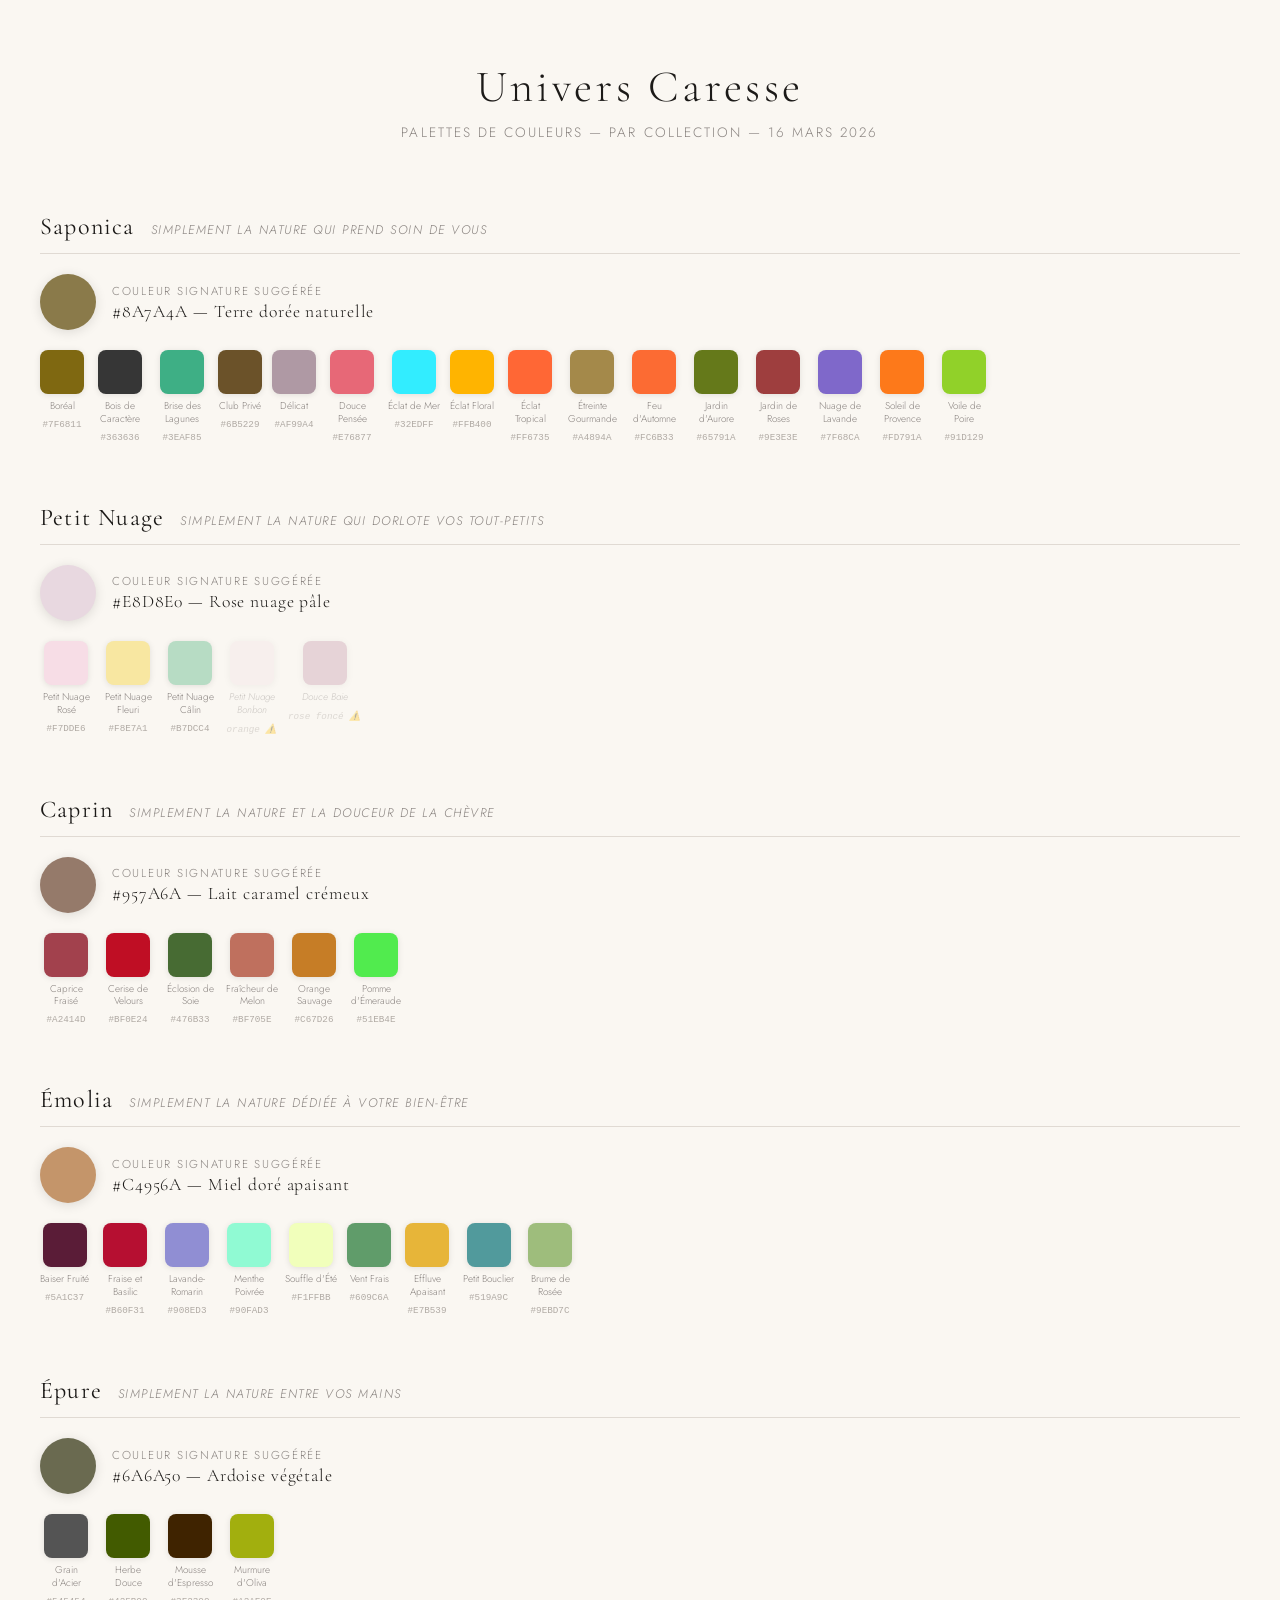
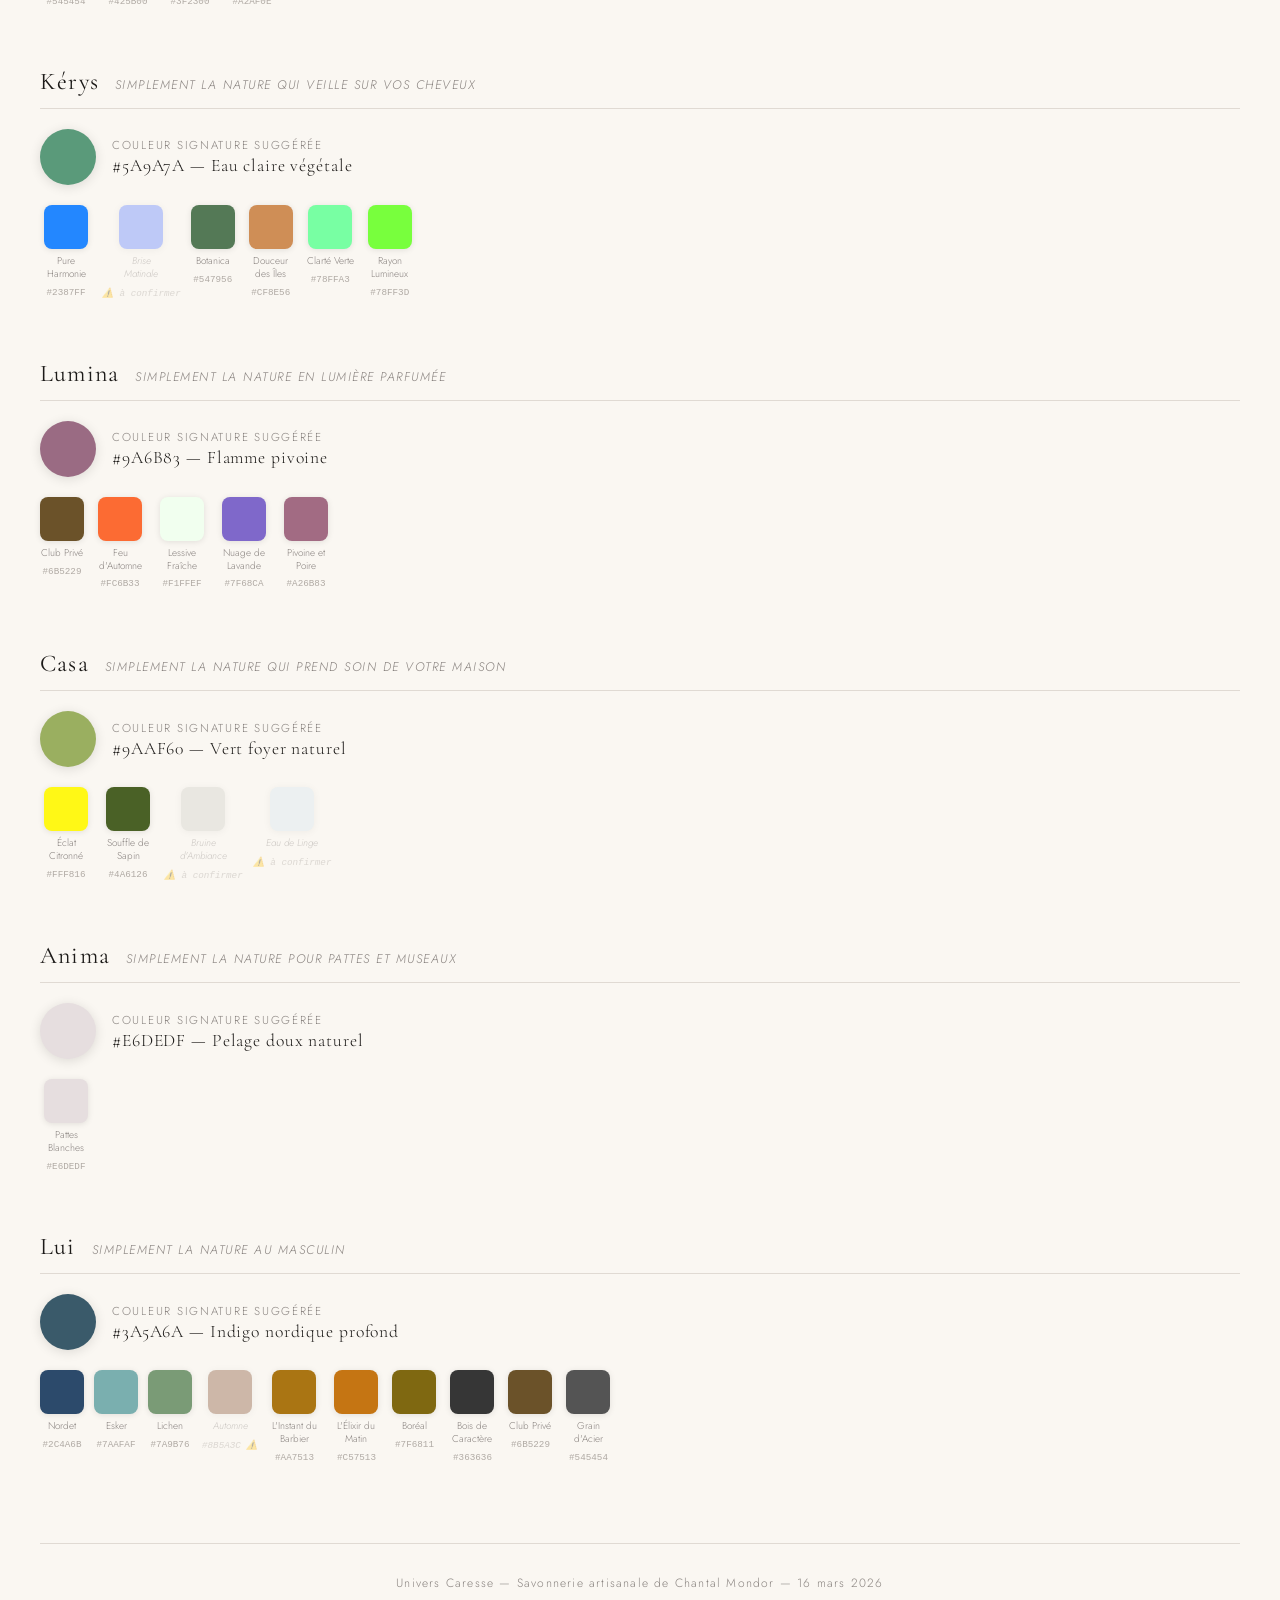
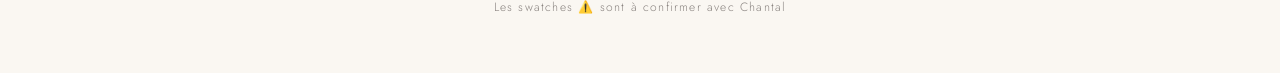
<file: Images/Palettes_Collections.html>
<!DOCTYPE html>
<html lang="fr">
<head>
<meta charset="UTF-8">
<meta name="viewport" content="width=device-width, initial-scale=1.0">
<title>Univers Caresse — Palettes de couleurs</title>
<link href="https://fonts.googleapis.com/css2?family=Cormorant+Garamond:ital,wght@0,300;0,400;1,300;1,400&family=Jost:wght@300;400&display=swap" rel="stylesheet">
<style>
  *, *::before, *::after { box-sizing: border-box; margin: 0; padding: 0; }

  :root {
    --cream: #FAF7F2;
    --ink: #1C1A18;
    --muted: #8A8480;
  }

  body {
    background: var(--cream);
    color: var(--ink);
    font-family: 'Jost', sans-serif;
    font-weight: 300;
    padding: 60px 40px;
    min-height: 100vh;
  }

  header {
    text-align: center;
    margin-bottom: 70px;
  }

  header h1 {
    font-family: 'Cormorant Garamond', serif;
    font-size: 2.8rem;
    font-weight: 300;
    letter-spacing: 0.08em;
    margin-bottom: 8px;
  }

  header p {
    color: var(--muted);
    font-size: 0.85rem;
    letter-spacing: 0.15em;
    text-transform: uppercase;
  }

  .collection {
    margin-bottom: 60px;
    opacity: 0;
    transform: translateY(20px);
    animation: fadeUp 0.6s ease forwards;
  }

  .collection:nth-child(1)  { animation-delay: 0.05s; }
  .collection:nth-child(2)  { animation-delay: 0.10s; }
  .collection:nth-child(3)  { animation-delay: 0.15s; }
  .collection:nth-child(4)  { animation-delay: 0.20s; }
  .collection:nth-child(5)  { animation-delay: 0.25s; }
  .collection:nth-child(6)  { animation-delay: 0.30s; }
  .collection:nth-child(7)  { animation-delay: 0.35s; }
  .collection:nth-child(8)  { animation-delay: 0.40s; }
  .collection:nth-child(9)  { animation-delay: 0.45s; }
  .collection:nth-child(10) { animation-delay: 0.50s; }

  @keyframes fadeUp {
    to { opacity: 1; transform: translateY(0); }
  }

  .collection-header {
    display: flex;
    align-items: baseline;
    gap: 16px;
    margin-bottom: 20px;
    padding-bottom: 12px;
    border-bottom: 1px solid #E0DAD3;
  }

  .collection-name {
    font-family: 'Cormorant Garamond', serif;
    font-size: 1.5rem;
    font-weight: 400;
    letter-spacing: 0.05em;
  }

  .collection-slogan {
    color: var(--muted);
    font-size: 0.78rem;
    letter-spacing: 0.12em;
    text-transform: uppercase;
    font-style: italic;
  }

  .signature-block {
    display: flex;
    align-items: center;
    gap: 16px;
    margin-bottom: 20px;
  }

  .signature-swatch {
    width: 56px;
    height: 56px;
    border-radius: 50%;
    flex-shrink: 0;
    box-shadow: 0 2px 12px rgba(0,0,0,0.12);
    transition: transform 0.2s ease;
  }

  .signature-swatch:hover {
    transform: scale(1.1);
  }

  .signature-info {
    display: flex;
    flex-direction: column;
    gap: 2px;
  }

  .signature-label {
    font-size: 0.72rem;
    letter-spacing: 0.15em;
    text-transform: uppercase;
    color: var(--muted);
  }

  .signature-hex {
    font-family: 'Cormorant Garamond', serif;
    font-size: 1.1rem;
    letter-spacing: 0.05em;
  }

  .swatches {
    display: flex;
    flex-wrap: wrap;
    gap: 10px;
  }

  .swatch {
    display: flex;
    flex-direction: column;
    align-items: center;
    gap: 6px;
    cursor: default;
  }

  .swatch-color {
    width: 44px;
    height: 44px;
    border-radius: 8px;
    box-shadow: 0 1px 6px rgba(0,0,0,0.1);
    transition: transform 0.2s ease, box-shadow 0.2s ease;
  }

  .swatch-color:hover {
    transform: translateY(-3px);
    box-shadow: 0 4px 14px rgba(0,0,0,0.15);
  }

  .swatch-name {
    font-size: 0.62rem;
    text-align: center;
    color: var(--muted);
    max-width: 52px;
    line-height: 1.3;
  }

  .swatch-hex {
    font-size: 0.58rem;
    color: #B0AAA4;
    font-family: monospace;
  }

  .pending {
    opacity: 0.4;
    font-style: italic;
  }

  footer {
    text-align: center;
    margin-top: 80px;
    padding-top: 30px;
    border-top: 1px solid #E0DAD3;
    color: var(--muted);
    font-size: 0.75rem;
    letter-spacing: 0.1em;
  }
</style>
</head>
<body>

<header>
  <h1>Univers Caresse</h1>
  <p>Palettes de couleurs — par collection — 16 mars 2026</p>
</header>

<!-- SAPONICA -->
<div class="collection">
  <div class="collection-header">
    <span class="collection-name">Saponica</span>
    <span class="collection-slogan">Simplement la nature qui prend soin de vous</span>
  </div>
  <div class="signature-block">
    <div class="signature-swatch" style="background:#8A7A4A;" title="Couleur signature suggérée"></div>
    <div class="signature-info">
      <span class="signature-label">Couleur signature suggérée</span>
      <span class="signature-hex">#8A7A4A — Terre dorée naturelle</span>
    </div>
  </div>
  <div class="swatches">
    <div class="swatch"><div class="swatch-color" style="background:#7F6811;"></div><div class="swatch-name">Boréal</div><div class="swatch-hex">#7F6811</div></div>
    <div class="swatch"><div class="swatch-color" style="background:#363636;"></div><div class="swatch-name">Bois de Caractère</div><div class="swatch-hex">#363636</div></div>
    <div class="swatch"><div class="swatch-color" style="background:#3EAF85;"></div><div class="swatch-name">Brise des Lagunes</div><div class="swatch-hex">#3EAF85</div></div>
    <div class="swatch"><div class="swatch-color" style="background:#6B5229;"></div><div class="swatch-name">Club Privé</div><div class="swatch-hex">#6B5229</div></div>
    <div class="swatch"><div class="swatch-color" style="background:#AF99A4;"></div><div class="swatch-name">Délicat</div><div class="swatch-hex">#AF99A4</div></div>
    <div class="swatch"><div class="swatch-color" style="background:#E76877;"></div><div class="swatch-name">Douce Pensée</div><div class="swatch-hex">#E76877</div></div>
    <div class="swatch"><div class="swatch-color" style="background:#32EDFF;"></div><div class="swatch-name">Éclat de Mer</div><div class="swatch-hex">#32EDFF</div></div>
    <div class="swatch"><div class="swatch-color" style="background:#FFB400;"></div><div class="swatch-name">Éclat Floral</div><div class="swatch-hex">#FFB400</div></div>
    <div class="swatch"><div class="swatch-color" style="background:#FF6735;"></div><div class="swatch-name">Éclat Tropical</div><div class="swatch-hex">#FF6735</div></div>
    <div class="swatch"><div class="swatch-color" style="background:#A4894A;"></div><div class="swatch-name">Étreinte Gourmande</div><div class="swatch-hex">#A4894A</div></div>
    <div class="swatch"><div class="swatch-color" style="background:#FC6B33;"></div><div class="swatch-name">Feu d'Automne</div><div class="swatch-hex">#FC6B33</div></div>
    <div class="swatch"><div class="swatch-color" style="background:#65791A;"></div><div class="swatch-name">Jardin d'Aurore</div><div class="swatch-hex">#65791A</div></div>
    <div class="swatch"><div class="swatch-color" style="background:#9E3E3E;"></div><div class="swatch-name">Jardin de Roses</div><div class="swatch-hex">#9E3E3E</div></div>
    <div class="swatch"><div class="swatch-color" style="background:#7F68CA;"></div><div class="swatch-name">Nuage de Lavande</div><div class="swatch-hex">#7F68CA</div></div>
    <div class="swatch"><div class="swatch-color" style="background:#FD791A;"></div><div class="swatch-name">Soleil de Provence</div><div class="swatch-hex">#FD791A</div></div>
    <div class="swatch"><div class="swatch-color" style="background:#91D129;"></div><div class="swatch-name">Voile de Poire</div><div class="swatch-hex">#91D129</div></div>
  </div>
</div>

<!-- PETIT NUAGE -->
<div class="collection">
  <div class="collection-header">
    <span class="collection-name">Petit Nuage</span>
    <span class="collection-slogan">Simplement la nature qui dorlote vos tout-petits</span>
  </div>
  <div class="signature-block">
    <div class="signature-swatch" style="background:#E8D8E0;" title="Couleur signature suggérée"></div>
    <div class="signature-info">
      <span class="signature-label">Couleur signature suggérée</span>
      <span class="signature-hex">#E8D8E0 — Rose nuage pâle</span>
    </div>
  </div>
  <div class="swatches">
    <div class="swatch"><div class="swatch-color" style="background:#F7DDE6;"></div><div class="swatch-name">Petit Nuage Rosé</div><div class="swatch-hex">#F7DDE6</div></div>
    <div class="swatch"><div class="swatch-color" style="background:#F8E7A1;"></div><div class="swatch-name">Petit Nuage Fleuri</div><div class="swatch-hex">#F8E7A1</div></div>
    <div class="swatch"><div class="swatch-color" style="background:#B7DCC4;"></div><div class="swatch-name">Petit Nuage Câlin</div><div class="swatch-hex">#B7DCC4</div></div>
    <div class="swatch pending"><div class="swatch-color" style="background:#F5E5E8;"></div><div class="swatch-name">Petit Nuage Bonbon</div><div class="swatch-hex">orange ⚠️</div></div>
    <div class="swatch pending"><div class="swatch-color" style="background:#C9A0B0;"></div><div class="swatch-name">Douce Baie</div><div class="swatch-hex">rose foncé ⚠️</div></div>
  </div>
</div>

<!-- CAPRIN -->
<div class="collection">
  <div class="collection-header">
    <span class="collection-name">Caprin</span>
    <span class="collection-slogan">Simplement la nature et la douceur de la chèvre</span>
  </div>
  <div class="signature-block">
    <div class="signature-swatch" style="background:#957A6A;" title="Couleur signature suggérée"></div>
    <div class="signature-info">
      <span class="signature-label">Couleur signature suggérée</span>
      <span class="signature-hex">#957A6A — Lait caramel crémeux</span>
    </div>
  </div>
  <div class="swatches">
    <div class="swatch"><div class="swatch-color" style="background:#A2414D;"></div><div class="swatch-name">Caprice Fraisé</div><div class="swatch-hex">#A2414D</div></div>
    <div class="swatch"><div class="swatch-color" style="background:#BF0E24;"></div><div class="swatch-name">Cerise de Velours</div><div class="swatch-hex">#BF0E24</div></div>
    <div class="swatch"><div class="swatch-color" style="background:#476B33;"></div><div class="swatch-name">Éclosion de Soie</div><div class="swatch-hex">#476B33</div></div>
    <div class="swatch"><div class="swatch-color" style="background:#BF705E;"></div><div class="swatch-name">Fraîcheur de Melon</div><div class="swatch-hex">#BF705E</div></div>
    <div class="swatch"><div class="swatch-color" style="background:#C67D26;"></div><div class="swatch-name">Orange Sauvage</div><div class="swatch-hex">#C67D26</div></div>
    <div class="swatch"><div class="swatch-color" style="background:#51EB4E;"></div><div class="swatch-name">Pomme d'Émeraude</div><div class="swatch-hex">#51EB4E</div></div>
  </div>
</div>

<!-- ÉMOLIA -->
<div class="collection">
  <div class="collection-header">
    <span class="collection-name">Émolia</span>
    <span class="collection-slogan">Simplement la nature dédiée à votre bien-être</span>
  </div>
  <div class="signature-block">
    <div class="signature-swatch" style="background:#C4956A;" title="Couleur signature suggérée"></div>
    <div class="signature-info">
      <span class="signature-label">Couleur signature suggérée</span>
      <span class="signature-hex">#C4956A — Miel doré apaisant</span>
    </div>
  </div>
  <div class="swatches">
    <div class="swatch"><div class="swatch-color" style="background:#5A1C37;"></div><div class="swatch-name">Baiser Fruité</div><div class="swatch-hex">#5A1C37</div></div>
    <div class="swatch"><div class="swatch-color" style="background:#B60F31;"></div><div class="swatch-name">Fraise et Basilic</div><div class="swatch-hex">#B60F31</div></div>
    <div class="swatch"><div class="swatch-color" style="background:#908ED3;"></div><div class="swatch-name">Lavande-Romarin</div><div class="swatch-hex">#908ED3</div></div>
    <div class="swatch"><div class="swatch-color" style="background:#90FAD3;"></div><div class="swatch-name">Menthe Poivrée</div><div class="swatch-hex">#90FAD3</div></div>
    <div class="swatch"><div class="swatch-color" style="background:#F1FFBB;"></div><div class="swatch-name">Souffle d'Été</div><div class="swatch-hex">#F1FFBB</div></div>
    <div class="swatch"><div class="swatch-color" style="background:#609C6A;"></div><div class="swatch-name">Vent Frais</div><div class="swatch-hex">#609C6A</div></div>
    <div class="swatch"><div class="swatch-color" style="background:#E7B539;"></div><div class="swatch-name">Effluve Apaisant</div><div class="swatch-hex">#E7B539</div></div>
    <div class="swatch"><div class="swatch-color" style="background:#519A9C;"></div><div class="swatch-name">Petit Bouclier</div><div class="swatch-hex">#519A9C</div></div>
    <div class="swatch"><div class="swatch-color" style="background:#9EBD7C;"></div><div class="swatch-name">Brume de Rosée</div><div class="swatch-hex">#9EBD7C</div></div>
  </div>
</div>

<!-- ÉPURE -->
<div class="collection">
  <div class="collection-header">
    <span class="collection-name">Épure</span>
    <span class="collection-slogan">Simplement la nature entre vos mains</span>
  </div>
  <div class="signature-block">
    <div class="signature-swatch" style="background:#6A6A50;" title="Couleur signature suggérée"></div>
    <div class="signature-info">
      <span class="signature-label">Couleur signature suggérée</span>
      <span class="signature-hex">#6A6A50 — Ardoise végétale</span>
    </div>
  </div>
  <div class="swatches">
    <div class="swatch"><div class="swatch-color" style="background:#545454;"></div><div class="swatch-name">Grain d'Acier</div><div class="swatch-hex">#545454</div></div>
    <div class="swatch"><div class="swatch-color" style="background:#425B00;"></div><div class="swatch-name">Herbe Douce</div><div class="swatch-hex">#425B00</div></div>
    <div class="swatch"><div class="swatch-color" style="background:#3F2300;"></div><div class="swatch-name">Mousse d'Espresso</div><div class="swatch-hex">#3F2300</div></div>
    <div class="swatch"><div class="swatch-color" style="background:#A2AF0E;"></div><div class="swatch-name">Murmure d'Oliva</div><div class="swatch-hex">#A2AF0E</div></div>
  </div>
</div>

<!-- KÉRYS -->
<div class="collection">
  <div class="collection-header">
    <span class="collection-name">Kérys</span>
    <span class="collection-slogan">Simplement la nature qui veille sur vos cheveux</span>
  </div>
  <div class="signature-block">
    <div class="signature-swatch" style="background:#5A9A7A;" title="Couleur signature suggérée"></div>
    <div class="signature-info">
      <span class="signature-label">Couleur signature suggérée</span>
      <span class="signature-hex">#5A9A7A — Eau claire végétale</span>
    </div>
  </div>
  <div class="swatches">
    <div class="swatch"><div class="swatch-color" style="background:#2387FF;"></div><div class="swatch-name">Pure Harmonie</div><div class="swatch-hex">#2387FF</div></div>
    <div class="swatch pending"><div class="swatch-color" style="background:#6787FF;"></div><div class="swatch-name">Brise Matinale</div><div class="swatch-hex">⚠️ à confirmer</div></div>
    <div class="swatch"><div class="swatch-color" style="background:#547956;"></div><div class="swatch-name">Botanica</div><div class="swatch-hex">#547956</div></div>
    <div class="swatch"><div class="swatch-color" style="background:#CF8E56;"></div><div class="swatch-name">Douceur des Îles</div><div class="swatch-hex">#CF8E56</div></div>
    <div class="swatch"><div class="swatch-color" style="background:#78FFA3;"></div><div class="swatch-name">Clarté Verte</div><div class="swatch-hex">#78FFA3</div></div>
    <div class="swatch"><div class="swatch-color" style="background:#78FF3D;"></div><div class="swatch-name">Rayon Lumineux</div><div class="swatch-hex">#78FF3D</div></div>
  </div>
</div>

<!-- LUMINA -->
<div class="collection">
  <div class="collection-header">
    <span class="collection-name">Lumina</span>
    <span class="collection-slogan">Simplement la nature en lumière parfumée</span>
  </div>
  <div class="signature-block">
    <div class="signature-swatch" style="background:#9A6B83;" title="Couleur signature suggérée"></div>
    <div class="signature-info">
      <span class="signature-label">Couleur signature suggérée</span>
      <span class="signature-hex">#9A6B83 — Flamme pivoine</span>
    </div>
  </div>
  <div class="swatches">
    <div class="swatch"><div class="swatch-color" style="background:#6B5229;"></div><div class="swatch-name">Club Privé</div><div class="swatch-hex">#6B5229</div></div>
    <div class="swatch"><div class="swatch-color" style="background:#FC6B33;"></div><div class="swatch-name">Feu d'Automne</div><div class="swatch-hex">#FC6B33</div></div>
    <div class="swatch"><div class="swatch-color" style="background:#F1FFEF;"></div><div class="swatch-name">Lessive Fraîche</div><div class="swatch-hex">#F1FFEF</div></div>
    <div class="swatch"><div class="swatch-color" style="background:#7F68CA;"></div><div class="swatch-name">Nuage de Lavande</div><div class="swatch-hex">#7F68CA</div></div>
    <div class="swatch"><div class="swatch-color" style="background:#A26B83;"></div><div class="swatch-name">Pivoine et Poire</div><div class="swatch-hex">#A26B83</div></div>
  </div>
</div>

<!-- CASA -->
<div class="collection">
  <div class="collection-header">
    <span class="collection-name">Casa</span>
    <span class="collection-slogan">Simplement la nature qui prend soin de votre maison</span>
  </div>
  <div class="signature-block">
    <div class="signature-swatch" style="background:#9AAF60;" title="Couleur signature suggérée"></div>
    <div class="signature-info">
      <span class="signature-label">Couleur signature suggérée</span>
      <span class="signature-hex">#9AAF60 — Vert foyer naturel</span>
    </div>
  </div>
  <div class="swatches">
    <div class="swatch"><div class="swatch-color" style="background:#FFF816;"></div><div class="swatch-name">Éclat Citronné</div><div class="swatch-hex">#FFF816</div></div>
    <div class="swatch"><div class="swatch-color" style="background:#4A6126;"></div><div class="swatch-name">Souffle de Sapin</div><div class="swatch-hex">#4A6126</div></div>
    <div class="swatch pending"><div class="swatch-color" style="background:#D0D0C8;"></div><div class="swatch-name">Bruine d'Ambiance</div><div class="swatch-hex">⚠️ à confirmer</div></div>
    <div class="swatch pending"><div class="swatch-color" style="background:#D8E8F0;"></div><div class="swatch-name">Eau de Linge</div><div class="swatch-hex">⚠️ à confirmer</div></div>
  </div>
</div>

<!-- ANIMA -->
<div class="collection">
  <div class="collection-header">
    <span class="collection-name">Anima</span>
    <span class="collection-slogan">Simplement la nature pour pattes et museaux</span>
  </div>
  <div class="signature-block">
    <div class="signature-swatch" style="background:#E6DEDF;" title="Couleur signature suggérée"></div>
    <div class="signature-info">
      <span class="signature-label">Couleur signature suggérée</span>
      <span class="signature-hex">#E6DEDF — Pelage doux naturel</span>
    </div>
  </div>
  <div class="swatches">
    <div class="swatch"><div class="swatch-color" style="background:#E6DEDF;"></div><div class="swatch-name">Pattes Blanches</div><div class="swatch-hex">#E6DEDF</div></div>
  </div>
</div>

<!-- LUI -->
<div class="collection">
  <div class="collection-header">
    <span class="collection-name">Lui</span>
    <span class="collection-slogan">Simplement la nature au masculin</span>
  </div>
  <div class="signature-block">
    <div class="signature-swatch" style="background:#3A5A6A;" title="Couleur signature suggérée"></div>
    <div class="signature-info">
      <span class="signature-label">Couleur signature suggérée</span>
      <span class="signature-hex">#3A5A6A — Indigo nordique profond</span>
    </div>
  </div>
  <div class="swatches">
    <div class="swatch"><div class="swatch-color" style="background:#2C4A6B;"></div><div class="swatch-name">Nordet</div><div class="swatch-hex">#2C4A6B</div></div>
    <div class="swatch"><div class="swatch-color" style="background:#7AAFAF;"></div><div class="swatch-name">Esker</div><div class="swatch-hex">#7AAFAF</div></div>
    <div class="swatch"><div class="swatch-color" style="background:#7A9B76;"></div><div class="swatch-name">Lichen</div><div class="swatch-hex">#7A9B76</div></div>
    <div class="swatch pending"><div class="swatch-color" style="background:#8B5A3C;"></div><div class="swatch-name">Automne</div><div class="swatch-hex">#8B5A3C ⚠️</div></div>
    <div class="swatch"><div class="swatch-color" style="background:#AA7513;"></div><div class="swatch-name">L'Instant du Barbier</div><div class="swatch-hex">#AA7513</div></div>
    <div class="swatch"><div class="swatch-color" style="background:#C57513;"></div><div class="swatch-name">L'Élixir du Matin</div><div class="swatch-hex">#C57513</div></div>
    <div class="swatch"><div class="swatch-color" style="background:#7F6811;"></div><div class="swatch-name">Boréal</div><div class="swatch-hex">#7F6811</div></div>
    <div class="swatch"><div class="swatch-color" style="background:#363636;"></div><div class="swatch-name">Bois de Caractère</div><div class="swatch-hex">#363636</div></div>
    <div class="swatch"><div class="swatch-color" style="background:#6B5229;"></div><div class="swatch-name">Club Privé</div><div class="swatch-hex">#6B5229</div></div>
    <div class="swatch"><div class="swatch-color" style="background:#545454;"></div><div class="swatch-name">Grain d'Acier</div><div class="swatch-hex">#545454</div></div>
  </div>
</div>

<footer>
  <p>Univers Caresse — Savonnerie artisanale de Chantal Mondor — 16 mars 2026</p>
  <p style="margin-top:6px;">Les swatches ⚠️ sont à confirmer avec Chantal</p>
</footer>

</body>
</html>
</file>
